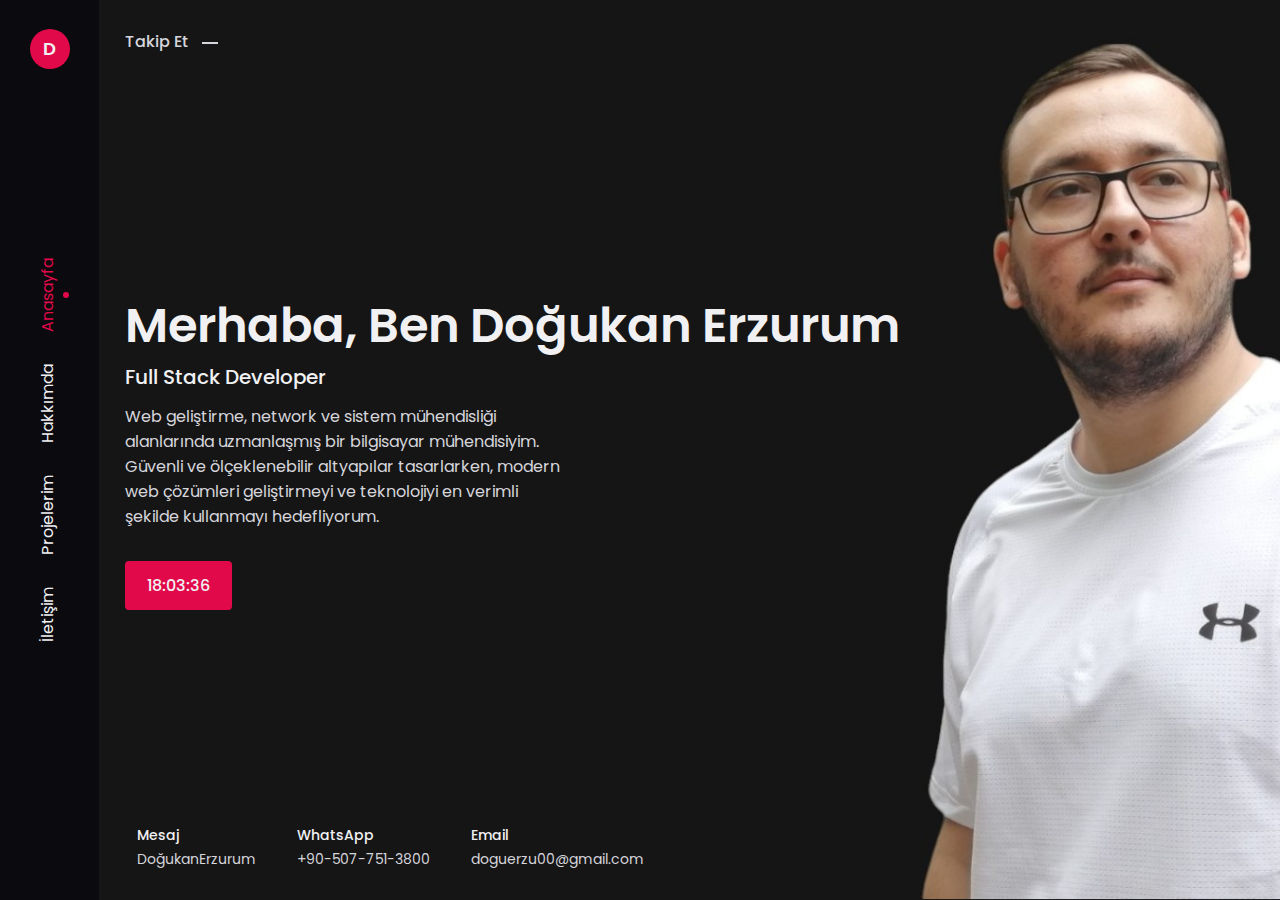
<file: index.html>
<!DOCTYPE html>
<html lang="tr">

<head>
    <meta charset="UTF-8">
    <meta http-equiv="X-UA-Compatible" content="IE=edge">
    <meta name="viewport" content="width=device-width, initial-scale=1.0">

    <link rel="stylesheet" href="https://unicons.iconscout.com/release/v4.0.0/css/line.css">
    <!--========== MAIN CSS ==========-->
    <link rel="stylesheet" href="assets/css/style.css">

    <title>Doğukan Erzurum</title>
</head>

<body>
    <!--========== SIDEBAR ==========-->
    <div class="nav__toggle" id="nav-toggle">
        <i class="uil uil-bars"></i>     
    </div>
    <aside class="sidebar" id="sidebar">
        <nav class="nav">
            <div class="nav__logo">
                <a href="index.html" class="nav__logo-text">D</a>
            </div>

            <div class="nav__menu">
                <div class="menu">
                    <ul class="nav__list">
                        <li class="nav__item">
                            <a href="index.html" class="nav__link active-link">Anasayfa</a>
                        </li>
                        <li class="nav__item">
                            <a href="about.html" class="nav__link">Hakkımda</a>
                        </li>
                        <li class="nav__item">
                            <a href="projects.html" class="nav__link">Projelerim</a>
                        </li>
                        <li class="nav__item">
                            <a href="contact.html" class="nav__link">İletişim</a>
                        </li>
                    </ul>
                </div>
            </div>

            <div class="btn__share">
                <i class="uil uil-share-alt social__share"></i>
            </div>

            <div class="nav__close" id="nav-close">
                <i class="uil uil-times"></i>
            </div>
        </nav>
    </aside>
    <main class="main">
        <!--===== Home =====-->
        <section class="home" id="home">
            <div class="home__container container grid">
                <div class="home__social">
                    <span class="home__social-follow">Takip Et</span>
                    <div class="home__social-links">
                        <a href="https://github.com/DogukanErzurum" rel="noopener" target="_blank" class="home__social-link">
                            <i class="uil uil-github"></i>
                        </a>
                        <a href="https://www.linkedin.com/in/do%C4%9Fukan-erzurum-4b9102244/" rel="noopener" target="_blank" class="home__social-link">
                            <i class="uil uil-linkedin"></i>
                        </a>
                        <a href="https://www.instagram.com/dogukanerzurum/profilecard/?igsh=MXZidTcwa3BsNjV1Ng==" rel="noopener" target="_blank" class="home__social-link">
                            <i class="uil uil-instagram-alt"></i>
                        </a>
                    </div>
                </div>
                
                <img src="assets/img/IMG_20230902_144217-Photoroom.jpg" alt="" class="home__img">

                <div class="home__data">
                    <h1 class="home__title">Merhaba, Ben Doğukan Erzurum</h1>
                    <h3 class="home__subtitle">Full Stack Developer</h3>
                    <p class="home__description">Web geliştirme, network ve sistem mühendisliği alanlarında uzmanlaşmış bir bilgisayar mühendisiyim. Güvenli ve ölçeklenebilir altyapılar tasarlarken, modern web çözümleri geliştirmeyi ve teknolojiyi en verimli şekilde kullanmayı hedefliyorum.</p>
                    <a href="#" class="button" id="clock"></a> 
                    </a>
                </div>

                <div class="my__info">
                    <div class="info__item">
                        <i class="uil uil-message info__icon"></i>

                        <div>
                            <h3 class="info__title">Mesaj</h3>
                            <span class="info__subtitle">DoğukanErzurum</span>
                        </div>
                    </div>

                    <div class="info__item">
                        <i class="uil uil-whatsapp info__icon"></i>

                        <div>
                            <h3 class="info__title">WhatsApp</h3>
                            <span class="info__subtitle">+90-507-751-3800</span>
                        </div>
                    </div>

                    <div class="info__item">
                        <i class="uil uil-envelope-edit info__icon"></i>

                        <div>
                            <h3 class="info__title">Email</h3>
                            <span class="info__subtitle">doguerzu00@gmail.com</span>
                        </div>
                    </div>
                </div>
            </div>
        </section>
    <!--========== MAIN JS ==========-->
    <script src="assets/js/main.js"></script>
</body>

</html>
</file>
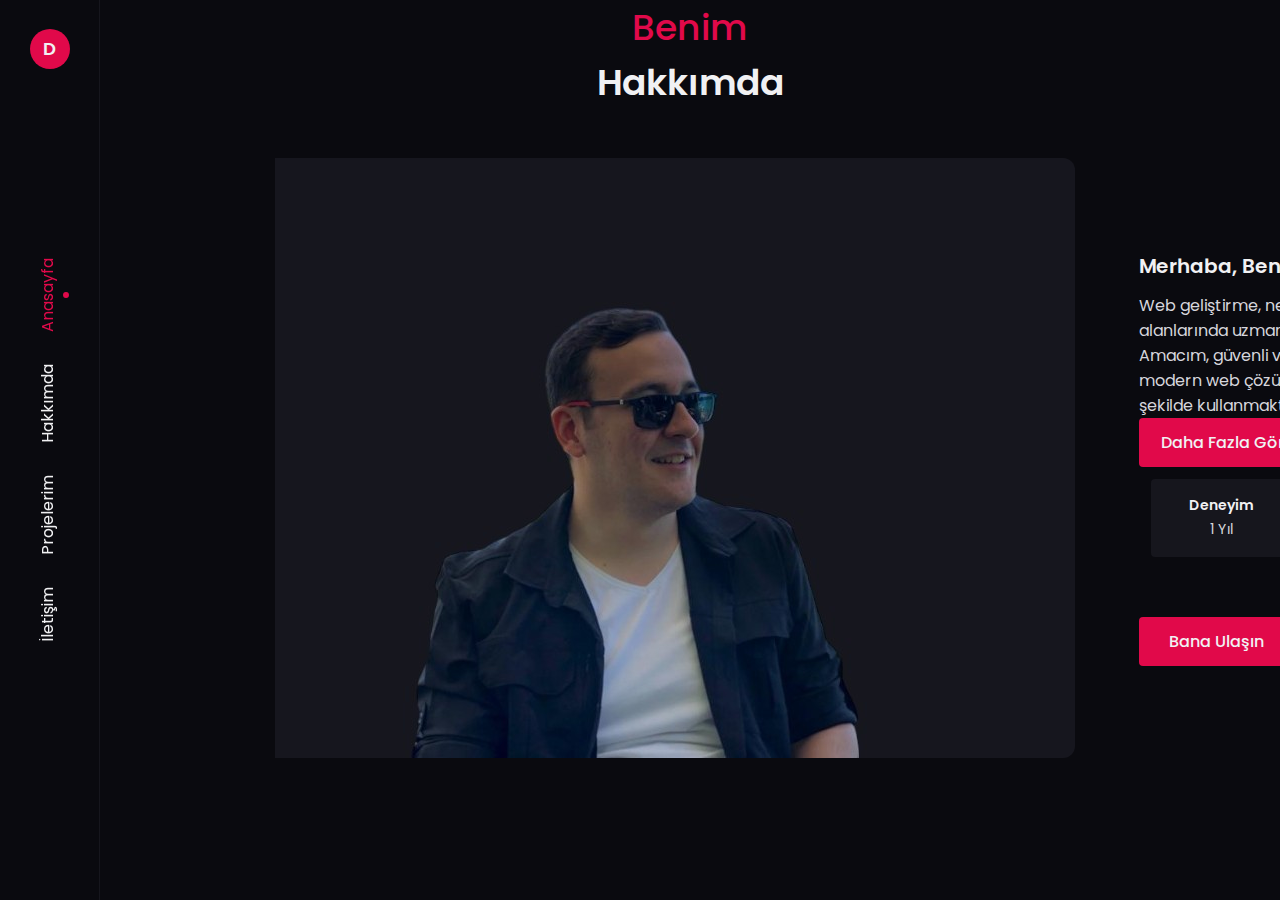
<file: about.html>
<!DOCTYPE html>
<html lang="tr">
<head>
    <meta charset="UTF-8">
    <meta http-equiv="X-UA-Compatible" content="IE=edge">
    <meta name="viewport" content="width=device-width, initial-scale=1.0">
    <link rel="stylesheet" href="https://unicons.iconscout.com/release/v4.0.0/css/line.css">
    <link rel="stylesheet" href="assets/css/style.css">
    <title>Hakkımda - Doğukan Erzurum</title>
</head>
<body>

    <!--========== SIDEBAR ==========-->
    <div class="nav__toggle" id="nav-toggle">
        <i class="uil uil-bars"></i>     
    </div>
    <aside class="sidebar" id="sidebar">
        <nav class="nav">
            <div class="nav__logo">
                <a href="index.html" class="nav__logo-text">D</a>
            </div>

            <div class="nav__menu">
                <div class="menu">
                    <ul class="nav__list">
                        <li class="nav__item">
                            <a href="index.html" class="nav__link active-link">Anasayfa</a>
                        </li>
                        <li class="nav__item">
                            <a href="about.html" class="nav__link">Hakkımda</a>
                        </li>
                        <li class="nav__item">
                            <a href="projects.html" class="nav__link">Projelerim</a>
                        </li>
                        <li class="nav__item">
                            <a href="contact.html" class="nav__link">İletişim</a>
                        </li>
                    </ul>
                </div>
            </div>

            <div class="btn__share">
                <i class="uil uil-share-alt social__share"></i>
            </div>

            <div class="nav__close" id="nav-close">
                <i class="uil uil-times"></i>
            </div>
        </nav>
    </aside>

    <main class="main">
    <section class="about section" id="about">
        <h2 data-heading="Benim" class="section__title">Hakkımda</h2>
        
        <div class="about__container container grid">
            <img src="assets/img/IMG-20220601-WA0013-Photoroom (2).jpg" alt="" class="about__img">
            
            <!-- Hakkımda Metni -->
            <div class="about__data">
                <h3 class="about__heading">Merhaba, Ben Doğukan Erzurum</h3>
                <div id="about__bioIntro">
                    <p>
                        Web geliştirme, network ve sistem mühendisliği alanlarında uzmanlaşmış bir bilgisayar mühendisiyim.
                        Amacım, güvenli ve ölçeklenebilir altyapılar tasarlarken, modern web çözümleri geliştirmek ve teknolojiyi en verimli şekilde kullanmaktır.
                    </p>
                </div>
                <div id="about__bioDetails" style="display: none;">
                    <p>
                        Bu doğrultuda, kullanıcı deneyimini ön planda tutarak, etkileşimli ve dinamik web uygulamaları oluşturmayı hedefliyorum.
                        Aynı zamanda, Cisco teknolojilerini kullanarak ağ tasarımı ve yönetimi konusunda derin bir bilgiye sahibim. Cisco ürünleri ve çözümleri ile ağ güvenliğini artırmayı, verimliliği artırmayı ve işletmelerin büyümesine katkıda bulunmayı amaçlıyorum. 
                        Bu kombinasyon sayesinde, hem donanım hem de yazılım alanında güçlü bir temel oluşturarak, modern sistemlerin entegrasyonunu sağlamakta ve projelerdeki başarıyı artırmakta kararlıyım.
                    </p>
                </div>
            
                <button id="toggleButton" class="button">Daha Fazla Gör</button>

                <div class="about__info grid">
                    <div class="about__box">
                        <i class="uil uil-award about__icon"></i>
                        <h3 class="about__title">Deneyim</h3>
                        <span class="about__subtitle">1 Yıl</span>
                    </div>

                    <div class="about__box">
                        <i class="uil uil-briefcase-alt about__icon"></i>
                        <h3 class="about__title">Projeler</h3>
                        <span class="about__subtitle">48 + Proje</span>
                    </div>

                    <div class="about__box">
                        <i class="uil uil-headphones-alt about__icon"></i>
                        <h3 class="about__title">Destek</h3>
                        <span class="about__subtitle">Online 7/24</span>
                    </div>
                </div>
                <a href="contact.html" class="button"><i class="uil uil-navigator button__icon"></i>
                Bana Ulaşın
                </a>
            </div>
        </div>
    </section>
    </main>
    <script src="assets/js/main.js"></script>
</body>
</html>
</file>
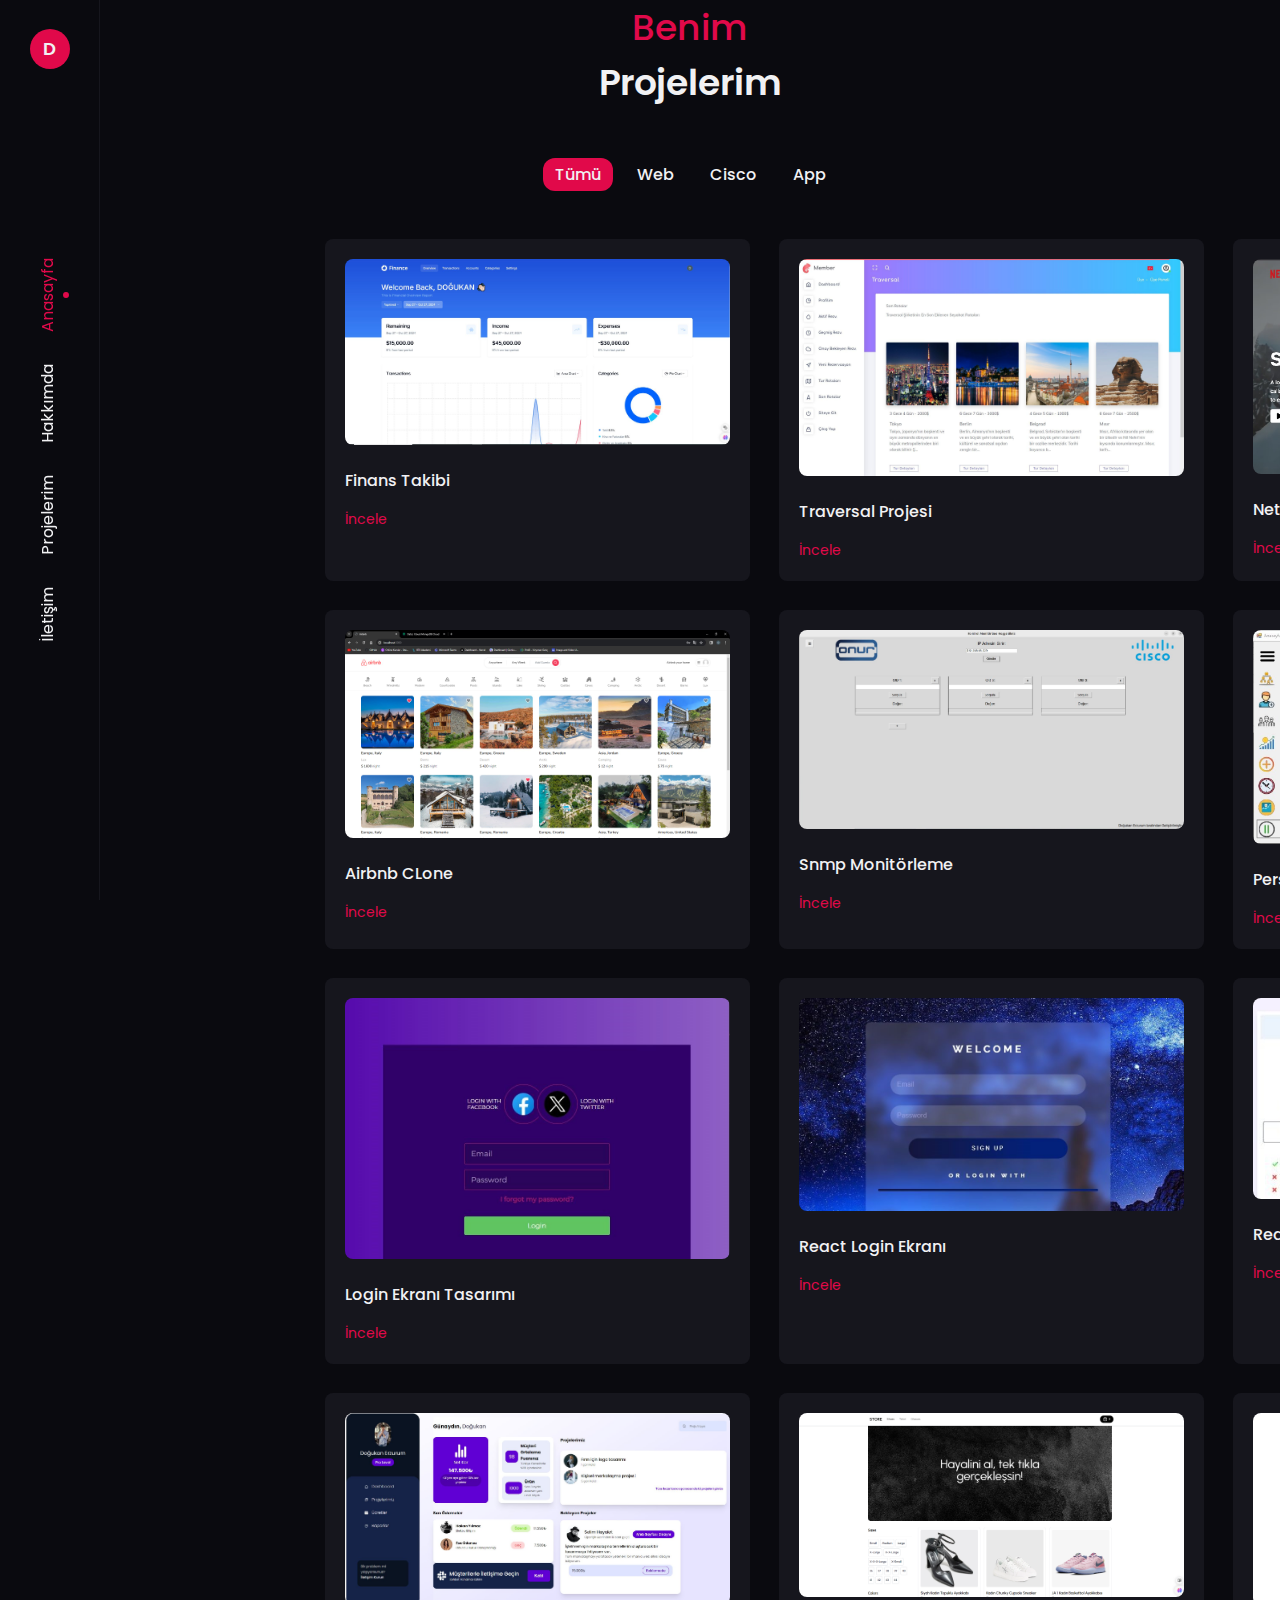
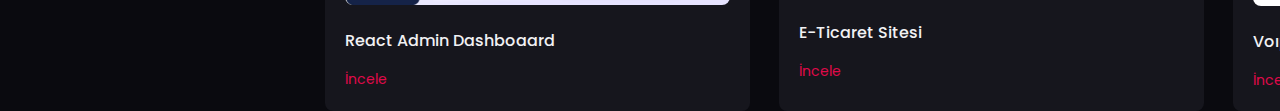
<file: projects.html>
<!DOCTYPE html>
<html lang="tr">
<head>
    <meta charset="UTF-8">
    <meta http-equiv="X-UA-Compatible" content="IE=edge">
    <meta name="viewport" content="width=device-width, initial-scale=1.0">
    <link rel="stylesheet" href="https://unicons.iconscout.com/release/v4.0.0/css/line.css">
    <link rel="stylesheet" href="assets/css/style.css">
    <title>Projelerim</title>
</head>
<body>

    <!--========== SIDEBAR ==========-->
    <div class="nav__toggle" id="nav-toggle">
        <i class="uil uil-bars"></i>     
    </div>
    <aside class="sidebar" id="sidebar">
        <nav class="nav">
            <div class="nav__logo">
                <a href="index.html" class="nav__logo-text">D</a>
            </div>

            <div class="nav__menu">
                <div class="menu">
                    <ul class="nav__list">
                        <li class="nav__item">
                            <a href="index.html" class="nav__link active-link">Anasayfa</a>
                        </li>
                        <li class="nav__item">
                            <a href="about.html" class="nav__link">Hakkımda</a>
                        </li>
                        <li class="nav__item">
                            <a href="projects.html" class="nav__link">Projelerim</a>
                        </li>
                        <li class="nav__item">
                            <a href="contact.html" class="nav__link">İletişim</a>
                        </li>
                    </ul>
                </div>
            </div>

            <div class="btn__share">
                <i class="uil uil-share-alt social__share"></i>
            </div>

            <div class="nav__close" id="nav-close">
                <i class="uil uil-times"></i>
            </div>
        </nav>
    </aside>

    <main class="main">
        <section class="projects section" id="projects">
            <h2 data-heading="Benim" class="section__title">Projelerim</h2>

            <div class="projects__filters">
                <span class="projects__item active-projects">Tümü</span>
                <span class="projects__item">Web</span>
                <span class="projects__item">Cisco</span>
                <span class="projects__item">App</span>
            </div>

            <div class="projects__container container grid">
                <div class="projects__card web">
                    <img src="assets/img/finans.jpg" alt="" class="projects__img">
                    <h3 class="projects__title">Finans Takibi</h3>
                    <span class="projects__button">İncele
                        <i class="uil uil-arrow-right projects__button-icon"></i>
                    </span>
                    <div class="portfolio__item-details">
                        <h3 class="details__title"></h3>
                        <p class="details__description">Kişisel finans yönetimi uygulaması ile gelir ve gider takibini kolaylaştırırken, işlemleri kategorilere ayırıp farklı hesaplara atama yapabiliyoruz. Plaid entegrasyonu ile banka hesapları bağlanarak tüm finansal verilerin tek bir platformda toplanması sağlanıyor. Uygulamada etkileşimli finansal gösterge paneli, özelleştirilebilir grafikler, tarih ve hesap bazlı filtreleme, işlem ekleme formu, gelir-gider geçişi, toplu silme ve arama özellikleri bulunuyor. Hono.js tabanlı API, Tanstack React Query ile güçlü durum yönetimi, Clerk ile güvenli kimlik doğrulama ve TailwindCSS ile modern bir tasarıma sahip. Next.js 14 ve Drizzle ORM ile desteklenen bu proje, kullanıcı dostu bir finansal deneyim sunmayı amaçlamaktadır.</p>
                        <ul class="details__info">
                            <li>Tamamlandı - <span>27 Ekim 2024</span></li>
                            <li>Teknolojiler - <span>Bulk tailwindcss hooks-api-react honojs shadcn-ui drizzle-orm nextjs14</span></li>
                            <li>Rolüm - <span>FullStack Developer</span></li>
                            <li>Görüntüle - <span><a href="https://github.com/DogukanErzurum/finance">www.github.com</a></span></li>
                        </ul>
                    </div>
                </div>

                <div class="projects__card web">
                    <img src="assets/img/traversal.jpg" alt="" class="projects__img">
                    <h3 class="projects__title">Traversal Projesi</h3>
                    <span class="projects__button">İncele
                        <i class="uil uil-arrow-right projects__button-icon"></i>
                    </span>
                    <div class="portfolio__item-details">
                        <h3 class="details__title">Traversal Projects</h3>
                        <p class="details__description"> Bu projede Model-View-Controller Yapısı, View Components Yapısı, N-Tier Design Pattern, Repository Design Pattern, Authorization, Fluent Validation, Ajax, API, CQRS Design Pattern ve SignalR gibi birçok konuda kendimi geliştirme fırsatı buldum.</p>
                        <ul class="details__info">
                            <li>Tamamlandı - <span>31 Mayıs 2023</span></li>
                            <li>Teknolojiler - <span>.Net Model-View-Controller Design Pattern CQRS</span></li>
                            <li>Rolüm - <span>FullStack Developer</span></li>
                            <li>Görüntüle - <span><a href="https://github.com/DogukanErzurum/TraversalCoreProje">www.github.com</a></span></li>
                        </ul>
                    </div>
                </div>

                <div class="projects__card web">
                    <img src="assets/img/netflix.jpg" alt="" class="projects__img">
                    <h3 class="projects__title">Netflix Clone</h3>
                    <span class="projects__button">İncele
                        <i class="uil uil-arrow-right projects__button-icon"></i>
                    </span>
                    <div class="portfolio__item-details">
                        <h3 class="details__title">Netflix Clone</h3>
                        <p class="details__description">Bu projeyi yapmak için alt yapı olarak React, TailwindCSS ve prisma kullandım. Proje google ve github ile bağlantılı olarak yapıldı. bu sayede sisteme kayıt olmak isteyen kişi google ve github hesabı ile kayıt olabiliyor. Ayrıca sistemin kendine ait bir kayıt ekranı da bulunmakta. MongoDB ve Prisma bağlantısı ile bir veritabanı oluşturdum. TailwindCSS sayesinde detay odaklı efekt ve animasyonlar yaptım. React SWR sayesinde veri getirme işlemi yaptım. </p>
                        <ul class="details__info">
                            <li>Tamamlandı - <span>30 Ağustos 2023</span></li>
                            <li>Teknolojiler - <span>React NextJs TailwindCss Prisma React SWR MongoDB</span></li>
                            <li>Rolüm - <span>FullStack Developer</span></li>
                            <li>Görüntüle - <span><a href="https://github.com/DogukanErzurum/netflix-clone">www.github.com</a></span></li>
                        </ul>
                    </div>
                </div>

                <div class="projects__card web">
                    <img src="assets/img/airbnb.jpg" alt="" class="projects__img">
                    <h3 class="projects__title">Airbnb CLone</h3>
                    <span class="projects__button">İncele
                        <i class="uil uil-arrow-right projects__button-icon"></i>
                    </span>
                    <div class="portfolio__item-details">
                        <h3 class="details__title">Airbnb Clone</h3>
                        <p class="details__description">Bu proje, Tailwind CSS ile modern bir tasarıma sahip, tam duyarlılık destekli bir Airbnb Klonu uygulamasıdır. Kullanıcılar, Google ve Github kimlik doğrulamalarıyla güvenli bir şekilde giriş yapabilirler. Cloudinary CDN ile görüntü yüklemeleri optimize edilirken, react-hook-form ile istemci form doğrulama ve işleme sağlanmıştır. react-toast ile sunucu hataları işlenir. kategori, tarih aralığı, harita konumu, misafir sayısı, oda ve banyo sayısı gibi filtreleme seçenekleri sunar. Ayrıca, rezervasyon sistemleri, favori listeler ve paylaşılabilir URL filtreleri gibi özellikler uygulamaya entegre edilmiştir. Bu da projeyi gerçeğinden ayırt edilemez hale getirmiştir. </p>
                        <ul class="details__info">
                            <li>Tamamlandı - <span>9 Şubat 2024</span></li>
                            <li>Teknolojiler - <span>React NextJs TailwindCss Google ve Github kimlik doğrulaması, Cloudinary CDN, react-hook, react-toast</span></li>
                            <li>Rolüm - <span>FullStack Developer</span></li>
                            <li>Görüntüle - <span><a href="https://github.com/DogukanErzurum/airbnb-clone">www.domain.com</a></span></li>
                        </ul>
                    </div>
                </div>

                <div class="projects__card cisco">
                    <img src="assets/img/snmp.jpg" alt="" class="projects__img">
                    <h3 class="projects__title">Snmp Monitörleme</h3>
                    <span class="projects__button">İncele
                        <i class="uil uil-arrow-right projects__button-icon"></i>
                    </span>
                    <div class="portfolio__item-details">
                        <h3 class="details__title">Snmp Monitöring</h3>
                        <p class="details__description">Bu proje SNMP kullanarak aynı ağ üzerinde ki cihazların bilgilerini OİD değerleri ile sorgulamak için geliştirilmiş bir GUI projesidir. Kullanıcı sorgulama yapmak istediği IP adresini girdikten sonra ekran üzerinde 3 adet OID değerini sorgulamaya yarayan sorgu panelleri karşılamaktadır. Ayrıca ihtiyaca göre sorgu paneli eklemek isterse + işareti ile yeni sorgu panelleri ekleyebilir ve X işareti ile de sorgu panelini silebilmektedir. Bu sayede kullanıcıya dinamik ve kullanışlı bir Kontrol monitörü sağlanmış olur. Ayrıca menü içerisinde ki liste butonu ile de bir txt dosyası açılmaktadır ve bu dosya içerisine de sorgulama yapabileceği çeşitli OID değerlerini bir not defteri gibi kaydedebilir.</p>
                        <ul class="details__info">
                            <li>Tamamlandı - <span>6 Eylül 2024</span></li>
                            <li>Teknolojiler - <span>Snmp, Cisco, Mib, OID</span></li>
                            <li>Rolüm - <span>FullStack Developer</span></li>
                            <li>Görüntüle - <span><a href="#">www.github.com</a></span></li>
                        </ul>
                    </div>
                </div>

                <div class="projects__card app">
                    <img src="assets/img/personel.jpg" alt="" class="projects__img">
                    <h3 class="projects__title">Personel Takip Sistemi</h3>
                    <span class="projects__button">İncele
                        <i class="uil uil-arrow-right projects__button-icon"></i>
                    </span>
                    <div class="portfolio__item-details">
                        <h3 class="details__title">Personel Takip Sistemi</h3>
                        <p class="details__description">Projem bir Personel Takip Otomasyonudur. Sql database bağlantısı kullanılarak C# dilinde Windows formları kullanılarak yapılmıştır. Uygulamaya giriş yapılabilmesi için Yeni kullanıcı kaydı ve Kullanıcı girişi yapılabilir. Ayrıca şifrenin unutulması durumunda şifre sıfırlama ekranından yeni şifre oluşturabilirsiniz. Ofis veya şirket bünyesinde ki departmanlar eklenebilir bu departmanlara yeni personel ataması yapılabilir yada kayıtlı personelin departmanını değiştirebilirsiniz.</p>
                        <ul class="details__info">
                            <li>Tamamlandı - <span>10 Haziran 2022</span></li>
                            <li>Teknolojiler - <span>Visual Studio, C#</span></li>
                            <li>Rolüm - <span>FullStack Developer</span></li>
                            <li>Görüntüle - <span><a href="#">www.github.com</a></span></li>
                        </ul>
                    </div>
                </div>

                <div class="projects__card web">
                    <img src="assets/img/login.jpg" alt="" class="projects__img">
                    <h3 class="projects__title">Login Ekranı Tasarımı</h3>
                    <span class="projects__button">İncele
                        <i class="uil uil-arrow-right projects__button-icon"></i>
                    </span>
                    <div class="portfolio__item-details">
                        <h3 class="details__title">Login Ekranı Tasarımı</h3>
                        <p class="details__description">Bu proje, ihtiyaçlara göre özelleştirilmiş ve çeşitli projelere entegre edilerek kullanıma sunulmuştur. em mobil hem de masaüstü cihazlarda kullanılmak üzere responsive olarak tasarlanmıştır.</p>
                        <ul class="details__info">
                            <li>Tamamlandı - <span>5 Aralık 2023</span></li>
                            <li>Teknolojiler - <span>CSS HTML SCSS</span></li>
                            <li>Rolüm - <span>FullStack Developer</span></li>
                            <li>Görüntüle - <span><a href="https://github.com/DogukanErzurum/Login-1">www.github.com</a></span></li>
                        </ul>
                    </div>
                </div>

                <div class="projects__card web">
                    <img src="assets/img/react-login.jpg" alt="" class="projects__img">
                    <h3 class="projects__title">React Login Ekranı</h3>
                    <span class="projects__button">İncele
                        <i class="uil uil-arrow-right projects__button-icon"></i>
                    </span>
                    <div class="portfolio__item-details">
                        <h3 class="details__title">React Login Ekranı</h3>
                        <p class="details__description">Bu proje, ihtiyaçlara göre özelleştirilmiş ve çeşitli projelere entegre edilerek kullanıma sunulmuştur. Hem mobil hem de masaüstü cihazlarda kullanılmak üzere responsive olarak tasarlanmıştır</p>
                        <ul class="details__info">
                            <li>Tamamlandı - <span>7 Aralık 2023</span></li>
                            <li>Teknolojiler - <span>React NextJs CSS Javascript HTML</span></li>
                            <li>Rolüm - <span>FullStack Developer</span></li>
                            <li>Görüntüle - <span><a href="https://github.com/DogukanErzurum/login-form-react">www.github.com</a></span></li>
                        </ul>
                    </div>
                </div>

                <div class="projects__card web">
                    <img src="assets/img/ödeme.jpg" alt="" class="projects__img">
                    <h3 class="projects__title">React Fiyat Bileşeni</h3>
                    <span class="projects__button">İncele
                        <i class="uil uil-arrow-right projects__button-icon"></i>
                    </span>
                    <div class="portfolio__item-details">
                        <h3 class="details__title"></h3>
                        <p class="details__description">Bu proje, ihtiyaçlara göre özelleştirilmiş ve çeşitli projelere entegre edilerek kullanıma sunulmuştur. Hem mobil hem de masaüstü cihazlarda kullanılmak üzere responsive olarak tasarlanmıştır</p>
                        <ul class="details__info">
                            <li>Tamamlandı - <span>12 Aralık 2023</span></li>
                            <li>Teknolojiler - <span>React NextJs TailwindCss</span></li>
                            <li>Rolüm - <span>FullStack Developer</span></li>
                            <li>Görüntüle - <span><a href="https://github.com/DogukanErzurum/React-Pricing-Component">www.github.com</a></span></li>
                        </ul>
                    </div>
                </div>

                <div class="projects__card web">
                    <img src="assets/img/admin.jpg" alt="" class="projects__img">
                    <h3 class="projects__title">React Admin Dashboaard</h3>
                    <span class="projects__button">İncele
                        <i class="uil uil-arrow-right projects__button-icon"></i>
                    </span>
                    <div class="portfolio__item-details">
                        <h3 class="details__title">React Admin Dashboaard</h3>
                        <p class="details__description">Bu proje, ihtiyaçlara göre özelleştirilmiş ve çeşitli projelere entegre edilerek kullanıma sunulmuştur. Hem mobil hem de masaüstü cihazlarda kullanılmak üzere responsive olarak tasarlanmıştır</p>
                        <ul class="details__info">
                            <li>Tamamlandı - <span>20 Aralık 2023</span></li>
                            <li>Teknolojiler - <span>React NextJs TailwindCss</span></li>
                            <li>Rolüm - <span>FullStack Developer</span></li>
                            <li>Görüntüle - <span><a href="https://github.com/DogukanErzurum/React-Admin-Dashboard">www.github.com</a></span></li>
                        </ul>
                    </div>
                </div>

                <div class="projects__card web">
                    <img src="assets/img/eticaret.jpg" alt="" class="projects__img">
                    <h3 class="projects__title">E-Ticaret Sitesi</h3>
                    <span class="projects__button">İncele
                        <i class="uil uil-arrow-right projects__button-icon"></i>
                    </span>
                    <div class="portfolio__item-details">
                        <h3 class="details__title">E-Ticaret Sitesi</h3>
                        <p class="details__description">Bu projede, sorunsuz gezinme ve kullanıcı deneyimine sahip Yönetici Panosu ile tamamen işlevsel bir E-Ticaret oluşturmak için Next.js 13 App Router'ı kullandım.</p>
                        <ul class="details__info">
                            <li>Tamamlandı - <span>10 Ocak 2024</span></li>
                            <li>Teknolojiler - <span>React NextJs TailwindCss</span></li>
                            <li>Rolüm - <span>FullStack Developer</span></li>
                            <li>Görüntüle - <span><a href="https://github.com/DogukanErzurum/ecommerce-admin">www.github.com</a></span></li>
                        </ul>
                    </div>
                </div>

                <div class="projects__card cisco">
                    <img src="assets/img/cisco.jpg" alt="" class="projects__img">
                    <h3 class="projects__title">Voıp dial-peer</h3>
                    <span class="projects__button">İncele
                        <i class="uil uil-arrow-right projects__button-icon"></i>
                    </span>
                    <div class="portfolio__item-details">
                        <h3 class="details__title">Voıp dial-peer</h3>
                        <p class="details__description">Cisco ağında VoIP için dial-peer yapılandırması projesidir. Bu proje de VoIP çağrılarının IP adreslerine göre nasıl yönlendirileceğini belirlemek için dial-peer kavramını detaylandırdım ve router'da yapılandırdım. Öncelikle POTS ve VoIP dial-peer türlerini inceledim ve ardından, belirli numara desenlerine göre çağrıları yönlendirecek yapılandırmaları yaptım.</p>
                        <ul class="details__info">
                            <li>Tamamlandı - <span>30 Ekim 2024</span></li>
                            <li>Teknolojiler - <span>Cisco VoIP Dial peer</span></li>
                            <li>Rolüm - <span>FullStack Developer</span></li>
                            <li>Görüntüle - <span><a href="https://github.com/DogukanErzurum/Dial-Peer-VoIP">www.github.com</a></span></li>
                        </ul>
                    </div>
                </div>
            </div>
        </section>

        <div class="portfolio__popup">
            <div class="portfolio__popup-inner">
                <div class="portfolio__popup-content grid">
                    <span class="portfolio__popup-close"><i class="uil uil-times"></i></span>
                    <div class="pp__thumbnail">
                        <img src="assets/img/airbnb.jpg" alt="" class="portfolio__popup-img">
                    </div>
                    <div class="portfolio__popup-info">
                        <div class="portfolio__popup-subtitle">Öne Çıkanlar - <span>Web</span></div>
                        <div class="portfolio__popup-body">
                            <h3 class="projects__title">Airbnb Clone</h3>
                    <span class="projects__button">İncele
                        <i class="uil uil-arrow-right projects__button-icon"></i>
                    </span>
                    <div class="portfolio__item-details">
                        <h3 class="details__title">Airbnb sitesinin birebir klon olarak geliştirilmiş hali</h3>
                        <p class="details__description">Lorem ipsum dolor sit amet consectetur adipisicing elit. Adipisci sed doloribus quos iusto vero! Quisquam ab, eius fuga eligendi labore porro voluptate quod aperiam neque illum ullam modi nemo nihil?</p>
                        <ul class="details__info">
                            <li>Tamamlandı - <span>4 Aralık 2023</span></li>
                            <li>Teknolojiler - <span>React NextJs TailwindCss</span></li>
                            <li>Rolüm - <span>FullStack Developer</span></li>
                            <li>Görüntüle - <span><a href="https://github.com/DogukanErzurum/airbnb-clone">www.github.com</a></span></li>
                        </ul>
                        </div>
                    </div>
                </div>
            </div>

        </div>
    </main>

    <!-- Scriptler -->
    <script src="assets/js/main.js"></script>
</body>
</html>
</file>
<file: assets/css/style.css>
/*=============== GOOGLE FONTS ===============*/
@import url('https://fonts.googleapis.com/css2?family=Poppins:wght@300;400;500;600&display=swap');

/*=============== VARIABLES CSS ===============*/
:root {
    /*===== Colors =====*/
    --hue-color:242;

    /* HSL Color Mode */
    --skin-color: hsl(342, 92%, 46%);
    --title-color: hsl(var(--hue-color), 8%, 95%);
    --text-color: hsl(var(--hue-color), 8%, 85%);
    --body-color: hsl(var(--hue-color), 19%, 5%);
    --box-color: hsl(var(--hue-color), 14%, 10%);
    --scroll-bar-color: hsl(var(--hue-color), 12%, 38%);
    --scroll-thumb-color: hsl(var(--hue-color), 12%, 26%);

    /*===== Font and Typography =====*/
    --body-font: 'Poppins', sans-serif;

    /* .5rem = 8px, 1rem = 16px, 1.5rem = 24px ... */
    --biggest-font-size: 3rem;
    --h1-font-size: 2.25rem;
    --h2-font-size: 1.5rem;
    --h3-font-size: 1.25rem;
    --normal-font-size: 1rem;
    --small-font-size: .875rem;
    --smaller-font-size: .813rem;

    /*===== Font Weight =====*/
    --font-medium: 500;
    --font-bold: 600;

    /*===== Margenes Bottom =====*/
    --mb-0-25: .25rem;
    --mb-0-5: .5rem;
    --mb-0-75: .75rem;
    --mb-1: 1rem;
    --mb-1-5: 1.5rem;
    --mb-2: 2rem;
    --mb-2-5: 2.5rem;
    --mb-3: 3rem;

    /*===== Z Index =====*/
    --z-fixed: 10;
    --z-modal: 100;
}

/* Responsive Typography */
@media screen and (max-width: 1024px) {
    :root {
        --biggest-font-size: 32px;
        --h1-font-size: 24px;
        --h2-font-size: 20px;
        --h3-font-size: 18px;
        --normal-font-size: 15px;
        --small-font-size: 13px;
        --smaller-font-size: 12px;
    }
}

/*=============== BASE ===============*/
* {
    margin: 0;
    padding: 0;
    box-sizing: border-box;

}

html {
    scroll-behavior: smooth;
}

body,
button,
input {
    font-family: var(--body-font);
    font-size: var(--normal-font-size);
}

body {
    background-color: var(--body-color);
    color: var(--text-color);
}

h1, h2, h3 {
    color: var(--title-color);
    font-weight: var(--font-bold);
}

ul {
    list-style: none;
}

a {
    text-decoration: none;
}

img {
    max-width: 100%;
    height: auto;
}

button {
    cursor: pointer;
}

button,
input {
    border: none;
    outline: none;
}

/*=============== LAYOUT ===============*/
.container {
    max-width: 1250px;
    margin-left: 25px;      
    margin-right: auto;
}

.grid {
    display: grid;
}

/*=============== REUSABLE CSS CLASSES ===============*/
.section__title {
    text-align: center;
    font-size: var(--h1-font-size);
    margin-bottom: var(--mb-3);
}

.section__title::before {
    content: attr(data-heading);
    display: block;
    font-size: var(--h1-font-size);
    font-weight: var(--font-medium);
    color: var(--skin-color);
}
/*=============== SIDEBAR ===============*/
.sidebar {
    position: fixed;
    width: 100px;
    height: 100vh;
    background-color: var(--body-color);
    border-right: 1px solid var(--box-color);

}

.nav__logo {
    position: absolute;
    left: 0;
    right: 0;
    top: 1.8rem;
    width: 40px;
    height: 40px;
    border-radius: 50%;
    background-color: var(--skin-color);
    text-align: center;
    margin: auto;
}

.nav__logo-text {
    font-size: 18px;
    color: var(--title-color);
    font-weight: var(--font-bold);
    line-height: 40px;
}

.nav__menu {
    position: fixed;
    transform: rotate(-90deg) translateX(-100%);
    transform-origin: left top;
    width: 100vh;  /* viewport height (görünüm alanı yüksekliği) genişliği göürünüm alanının yüksekliğine eşit yaptım. */
}

.menu {
    display: flex;
}

.nav__list {
    display: flex;
    flex-direction: row-reverse;
    margin: -2px auto 0 auto;
}

.nav__link {
    float: right;
    height: 100%;
    line-height: 100px;
    padding: 0px 16px;
    color: var(--title-color);
    position: relative;
    transition: .4s;                /* efekt geçiş süresini 0.4 sn olarak ayarladım. */
}

.btn__share {                       /* Share butonu için gerekli css kodları */
    position: absolute;             /* absolute ile normal belge akışından çıkardım. Diğer elemanlar bunun yer kapladığını düşünmezler. */
    bottom: 29px;
    left: 0;
    right: 0;
    text-align: center;
}

.social__share {                    /* social share buttonu olarak adlandırılan butonun css düzenlemeleri !! sadece boyut düzenlemesi yapıldı. */
    font-size: 24px;
}

.nav__toggle {
    height: 32px;
    width: 36px;
    cursor: pointer;
    position: fixed;
    right: 24px;
    top: 32px;
    font-size: 19px;
    border-radius: 4px;
    background-color: var(--skin-color);
    color: var(--title-color);
    display: none;
    justify-content: center;
    align-items: center;
}

.nav__close {
    font-size: 24px;
    position: absolute;
    top: 16px;
    right: 20px;
    cursor: pointer;
    display: none;
}

/* Active Link */
.nav__link.active-link, .nav__link:hover {
    color: var(--skin-color);       /* Sayfaların üzerine geldiğinde renk değişimini sağladım. */
}

.nav__link.active-link::after, .nav__link:hover::after { 
    position: absolute;             /* Burada sayfalar altında çıkacak olan nokta işaretinini css kodları yazıldı */                        
    content: ''; 
    width: 6px;
    height: 6px;
    background-color: var(--skin-color);
    border-radius: 50%;
    bottom: 29px;
    left: 0;
    right: 0;
    margin: auto;
}
/*=============== MAIN ===============*/
.main {
    margin-left: 100px;
}

/*===== Home Section =====*/
.home {
    background: url('../img/IMG_20230902_144217-Photoroom.jpg');
    background-size: cover;
    background-position: center center;
    height: 100vh;
}

.home__container {
    position: relative;
    height: 100%;
    align-items: center;
}

.home__social {
    position: absolute;
    top: 29px;
    left: 0;
    display: flex;
    align-items: center;
    column-gap: 56px;
}

.home__social-follow {
    font-weight: var(--font-medium);
    position: relative;
}

.home__social-follow::after {
    content: '';
    position: absolute;
    width: 16px;
    height: 2px;
    background-color: var(--text-color);
    right: -45%;
    top: 50%;
}

.home__social-links {
    display: inline-flex;
    column-gap: 16px;
}

.home__social-link {
    font-size: 17px;
    color: var(--text-color);
}

.home__social-link:hover {
    transform: translateY(4px);       /* Sosyal medya linklerinin üstüne gelince y ekseninde 4px kayma animasyonu verdim. */
}

.home__img {
    display: none;
}

.home__title {
    font-size: var(--biggest-font-size);
}

.home__subtitle {
    font-size: var(--h3-font-size);
    font-weight: var(--font-medium);
    margin-bottom: var(--mb-0-75);
}

.home__description {
    max-width: 450px;
    margin-bottom: var(--mb-2);
}

.my__info {
    display: flex;
    column-gap: 29px;
    position: absolute;
    left: 0;
    bottom: 29px;
}

.info__item {
    display: flex;
    align-items: center;
}

.info__title,
.info__subtitle {
    font-size: var(--small-font-size);
}

.info__title {
    font-weight: var(--font-medium);
}

.info__icon {
    font-size: 29px;
    color: var(--skin-color);
    margin-right: var(--mb-0-75);
}
/*===== Buttons =====*/
.button {
    display: inline-flex;
    align-items: center;
    column-gap: 8px;
    background-color: var(--skin-color);
    color: var(--title-color);
    padding: 12px 22px;
    border-radius: 4px;
    font-weight: var(--font-medium);
    position: relative;
    z-index: 1;           /* Üst üste yığılma 1 olarak ayarlandı */
}

.button::after {
    position: absolute;
    content: '';
    left: 0;
    top: 0;
    width: 100%;
    height: 100%;
    background-color: #343a40;
    z-index: -1;
    transform-origin: center;
    transform: scale(0);
    border-radius: 4px;
    transition: .3s;
}

.button:hover::after {                   /* Hover fare ile buton üzerine gelme durumu */
    transform: scale(1);
}

.button__icon {
    font-size: 20px;
}

/*===== About Section =====*/
.about__container {
    grid-template-columns: repeat(2, 1fr);
    column-gap: 64px;
    align-items: center;
}

.about__img {
    width: max-content;
    border-radius: 12px;
    justify-self: center;
    padding-left: 150px;
}

.about__heading {
    font-size: var(--h3-font-size);
    margin-bottom: var(--mb-0-75);
}

.about__bioIntro,
.about__bioDetails {
    text-align: justify;
    padding-right: 92px;
    margin-bottom: var(--mb-2);
}

.about__info {
    grid-template-columns: repeat(3, 140px);
    column-gap: 8px;
    padding: 12px;
    margin-bottom: var(--mb-3);
}

.about__box {
    text-align: center;
    border-radius: 4px;
    padding: 16px 20px;
    background-color: var(--box-color);
}

.about__icon {
    font-size: 24px;
    color: var(--skin-color);
    margin-bottom: var(--mb-0-75);
}

.about__title {
    font-size: var(--small-font-size);
}

.about__subtitle {
    font-size: var(--small-font-size);
}



/*===== Project Section =====*/
.projects__container {
    grid-template-columns: repeat(3, 425px);
    gap: 29px;
    padding-top: 16px;
    padding-left: 200px;
}

.projects__filters {
    display: flex;
    justify-content: center;
    align-items: center;
    column-gap: 12px;
    margin-bottom: 32px;
}

.projects__item {
    cursor: pointer;
    color: var(--title-color);
    padding: 4px 12px;
    font-weight: var(--font-medium);
    border-radius: 12px;
}

.projects__card{
    background-color: var(--box-color);
    padding: 20px;
    border-radius: 8px;
}

.portfolio__item-details {
    display: none;
}

.projects__img {
    border-radius: 8px;
    margin-bottom: var(--mb-1);
}

.projects__title {
    font-size: var(--normal-font-size);
    font-weight: var(--font-medium);
    margin-bottom: var(--mb-1);
}

.projects__button {
    color: var(--skin-color);
    font-size: var(--small-font-size);
    display: flex;
    align-items: center;
    column-gap: 4px;
    cursor: pointer;
}

.projects__button-icon {
    font-size: 16px;
    transition: .3s;
}

.projects__button:hover .projects__button-icon {
    transform: translateX(4px);
}
/* Active Item Work */
.active-projects {
    background-color: var(--skin-color);
    color: var(--title-color);
}

/* Portfolio Popup */
.portfolio__popup {
    position: fixed;
    top: 0;
    left: 0;
    right: 0;
    bottom: 0;
    background-color: rgba(0, 0, 0, 0.5);
    display: flex;
    justify-content: center;
    align-items: center;
    padding: 0 16px;
    z-index: var(--z-modal);
    opacity: 0;
    visibility: hidden;
    transition: .3s;
}

.portfolio__popup.open {
    opacity: 1;
    visibility: visible;
}

.portfolio__popup-inner {
    background-color: var(--box-color);
    width: 900px;
    border-radius: 8px;
    padding: 40px;
    position: relative;
}

.portfolio__popup-content {
    grid-template-columns: repeat(2, 1fr);
    align-items: center;
    column-gap: 48px;
}

.portfolio__popup-close {
    position: absolute;
    top: 24px;
    right: 24px;
    font-size: 24px;
    color: var(--skin-color);
    cursor: pointer;
}

.portfolio__popup-img {
    border-radius: 8px;
}

.portfolio__popup-subtitle {
    font-size: var(--small-font-size);
    margin-bottom: var(--mb-0-75);
}

.details__title {
    font-size: var(--h3-font-size);
    font-weight: var(--font-medium);
    margin-bottom: var(--mb-1);
}

.details__description {
    font-size: var(--small-font-size);
    margin-bottom: var(--mb-2)
}

.details__info li {
    margin-bottom: var(--mb-0-75);
    text-transform: capitalize;
}

.details__info li:last-child {
    margin-bottom: 0;
}

.details__info li span {
    font-weight: normal;
}

.details__info li a {
    text-transform: lowercase;
    color: var(--skin-color);
}


/*===== Contact Section =====*/
.contact__container {
    grid-template-columns: 300px 340px;
    column-gap: 48px;
    justify-content: center;
    align-items: center;
}

.contact__info {
    display: grid;
    row-gap: 16px;
}

.contact__card {
    background-color: var(--box-color);
    padding: 16px;
    border-radius: 8px;
    text-align: center;
}

.contact__card-icon {
    font-size: 29px;
    color: var(--title-color);
    margin-bottom: var(--mb-0-25);
}

.contact__card-title,
.contact__card-data {
    font-size: var(--small-font-size);
}

.contact__card-title {
    font-weight: var(--font-medium);
}

.contact__card-data {
    display: block;
    margin-bottom: var(--mb-0-75);
}

.contact__button {
    color: var(--skin-color);
    font-size: var(--small-font-size);
    display: flex;
    align-items: center;
    justify-content: center;
    column-gap: 4px;
    cursor: pointer;
}

.contact__button-icon {
    font-size: 16px;
    transition: .3s;
}

.contact__button:hover .contact__button-icon {
    transform: translateX(4px);
}

.input__container {
    position: relative;
    margin-top: 2px;
    margin-bottom: 30px;
}

.input {
    width: 100%;
    border: 2px solid var(--text-color);
    background-color: transparent;
    padding: 10px 19px;
    color: var(--title-color);
    font-size: var(--normal-font-size);
    font-weight: var(--font-medium);
    letter-spacing: .5px;
    border-radius: 8px;
    transition: .3s;
}

textarea.input {
    padding: 12px 20px;
    min-height: 140px;
    border-radius: 8px;
    resize: none;
}

.error-message {
    color: white;
    font-size: 0.9rem;
    margin-top: 5px;
    display: block;
}


@media screen and (max-width: 768px) {
    .about__img {
        width: 250px;
    }

    .projects__container {
        grid-template-columns: 330px;
    }

    .portfolio__popup-inner {
        width: 420px;
        padding: 45px 24px 40px;
    }

    .portfolio__popup-content {
        grid-template-columns: 1fr;
        row-gap: 25px;
    }

    .details__title {
        font-size: var(--normal-font-size);
    }

    .portfolio__popup-close {
        top: 8px;
    }
}

@media screen and (max-width: 576px) {
    .nav__toggle {
        right: initial;
        left: 24px;
    }

    .home {
        background-image: none;
        height: initial;
        align-items: initial;
        padding: 7rem 0 2rem;
    }

    .home__container {
        row-gap: 32px;
    }

    .home__img {
        display: block;
        width: 250px;
        justify-content: center;
    }

    .home__social {
        left: initial;
        right: -16px;
        flex-direction: column;
        row-gap: 56px;
    }

    .home__social-follow {
        font-size: var(--smaller-font-size);
        transform: rotate(90deg);
    }

    .home__social-links {
        flex-direction: column;
        row-gap: 4px;
    }

    .home__social-link {
        font-size: var(--normal-font-size);
    }

    .about__info{
        grid-template-columns: repeat(3, 1fr);
    }

    .about__bioDetails,
    .about__bioIntro {
        padding: 0;
    }

    .projects__container,
    .contact__container {
        grid-template-columns: 300px;
    }

    .my__info {
        display: none;
    }
}
</file>
